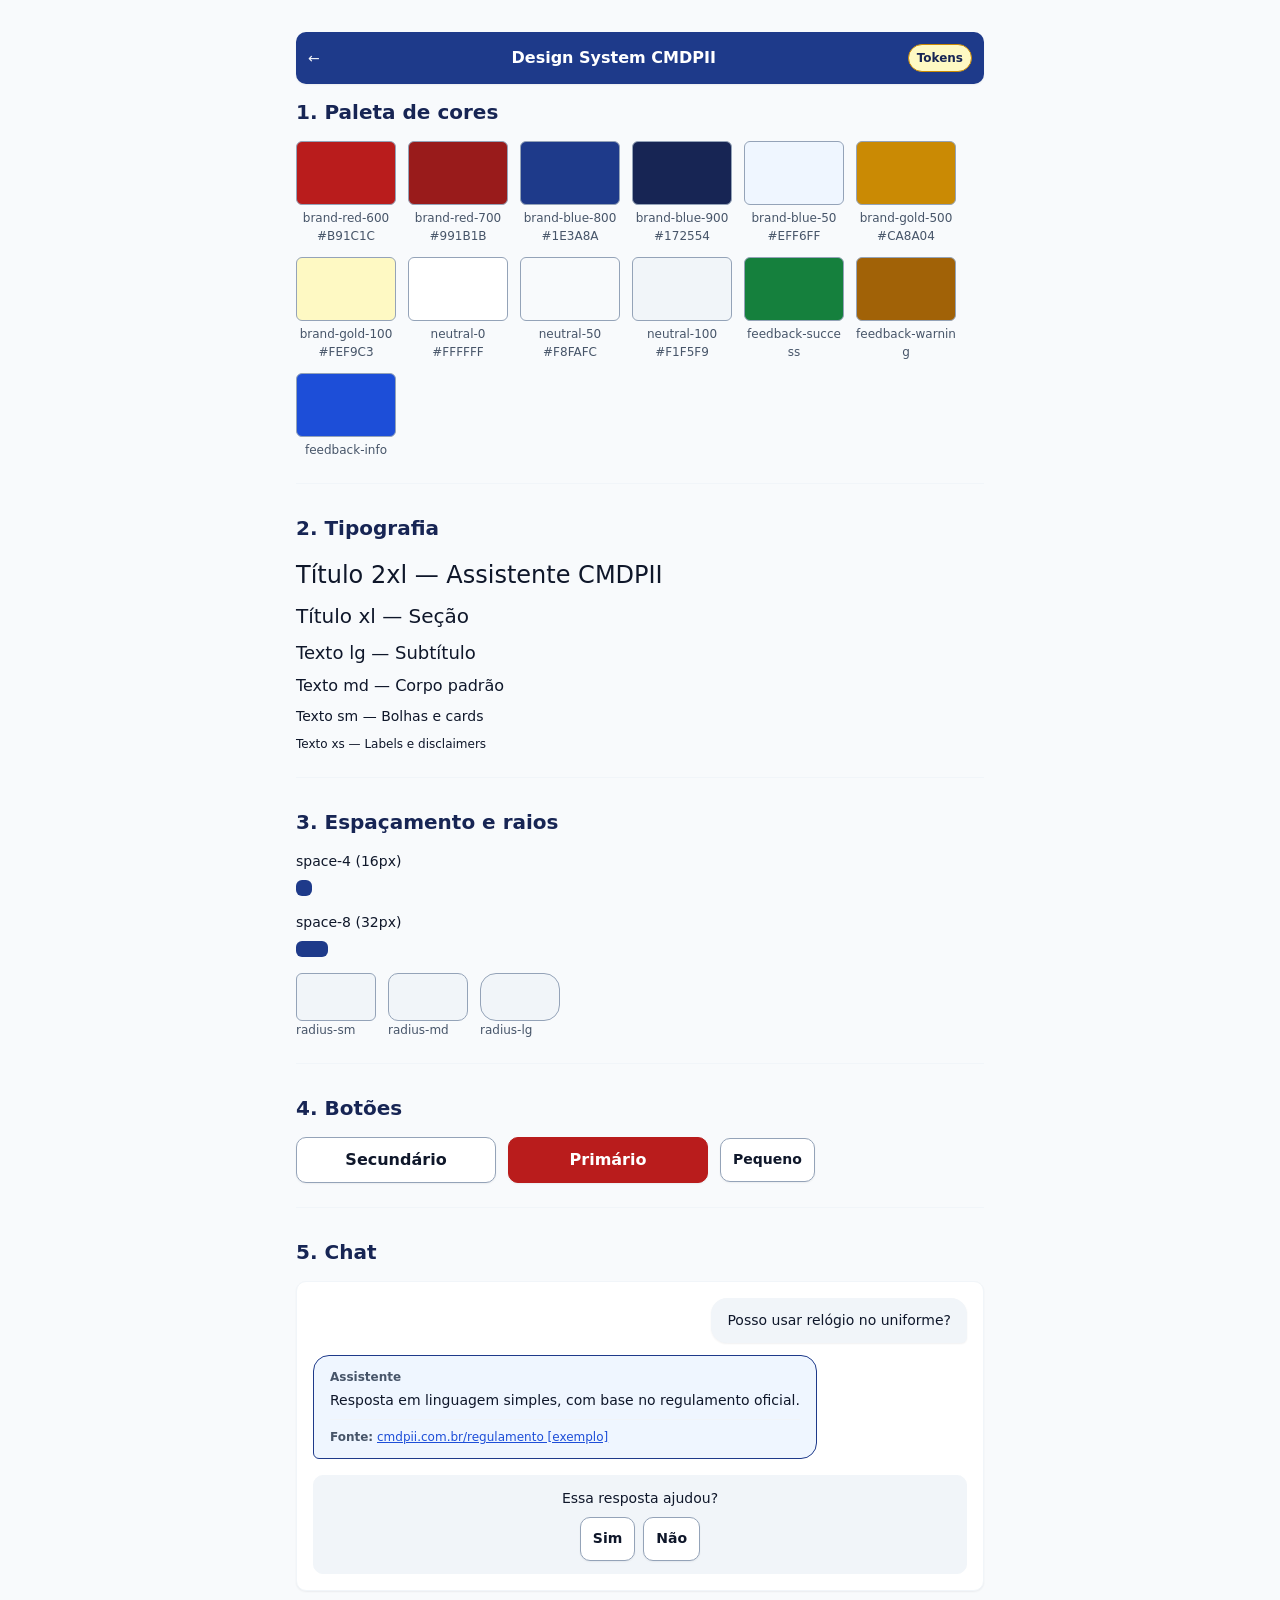
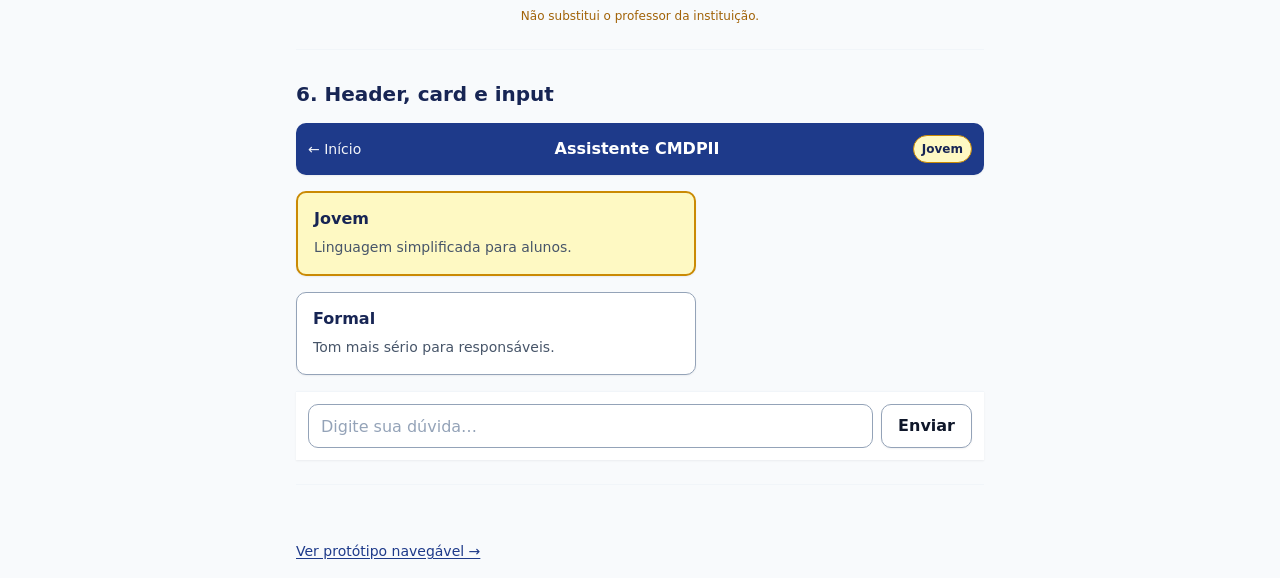
<file: design-system/showcase.html>
<!DOCTYPE html>
<html lang="pt-BR">
<head>
  <meta charset="UTF-8">
  <meta name="viewport" content="width=device-width, initial-scale=1.0">
  <title>Design System — Assistente CMDPII</title>
  <link rel="stylesheet" href="index.css">
</head>
<body>
  <div class="container">
    <header class="header" style="margin-top: var(--space-4);">
      <span class="back-link">←</span>
      <h1>Design System CMDPII</h1>
      <span class="personality">Tokens</span>
    </header>

  <section class="showcase-section">
    <h2>1. Paleta de cores</h2>
    <div class="showcase-grid">
      <div class="swatch">
        <div class="swatch-color" style="background: var(--brand-red-600);"></div>
        <div class="swatch-label">brand-red-600<br>#B91C1C</div>
      </div>
      <div class="swatch">
        <div class="swatch-color" style="background: var(--brand-red-700);"></div>
        <div class="swatch-label">brand-red-700<br>#991B1B</div>
      </div>
      <div class="swatch">
        <div class="swatch-color" style="background: var(--brand-blue-800);"></div>
        <div class="swatch-label">brand-blue-800<br>#1E3A8A</div>
      </div>
      <div class="swatch">
        <div class="swatch-color" style="background: var(--brand-blue-900);"></div>
        <div class="swatch-label">brand-blue-900<br>#172554</div>
      </div>
      <div class="swatch">
        <div class="swatch-color" style="background: var(--brand-blue-50);"></div>
        <div class="swatch-label">brand-blue-50<br>#EFF6FF</div>
      </div>
      <div class="swatch">
        <div class="swatch-color" style="background: var(--brand-gold-500);"></div>
        <div class="swatch-label">brand-gold-500<br>#CA8A04</div>
      </div>
      <div class="swatch">
        <div class="swatch-color" style="background: var(--brand-gold-100);"></div>
        <div class="swatch-label">brand-gold-100<br>#FEF9C3</div>
      </div>
      <div class="swatch">
        <div class="swatch-color" style="background: var(--neutral-0);"></div>
        <div class="swatch-label">neutral-0<br>#FFFFFF</div>
      </div>
      <div class="swatch">
        <div class="swatch-color" style="background: var(--neutral-50);"></div>
        <div class="swatch-label">neutral-50<br>#F8FAFC</div>
      </div>
      <div class="swatch">
        <div class="swatch-color" style="background: var(--neutral-100);"></div>
        <div class="swatch-label">neutral-100<br>#F1F5F9</div>
      </div>
      <div class="swatch">
        <div class="swatch-color" style="background: var(--feedback-success);"></div>
        <div class="swatch-label">feedback-success</div>
      </div>
      <div class="swatch">
        <div class="swatch-color" style="background: var(--feedback-warning);"></div>
        <div class="swatch-label">feedback-warning</div>
      </div>
      <div class="swatch">
        <div class="swatch-color" style="background: var(--feedback-info);"></div>
        <div class="swatch-label">feedback-info</div>
      </div>
    </div>
  </section>

  <section class="showcase-section">
    <h2>2. Tipografia</h2>
    <p class="type-sample-2xl" style="margin-bottom: var(--space-2);">Título 2xl — Assistente CMDPII</p>
    <p class="type-sample-xl" style="margin-bottom: var(--space-2);">Título xl — Seção</p>
    <p class="type-sample-lg" style="margin-bottom: var(--space-2);">Texto lg — Subtítulo</p>
    <p class="type-sample-md" style="margin-bottom: var(--space-2);">Texto md — Corpo padrão</p>
    <p class="type-sample-sm" style="margin-bottom: var(--space-2);">Texto sm — Bolhas e cards</p>
    <p class="type-sample-xs">Texto xs — Labels e disclaimers</p>
  </section>

  <section class="showcase-section">
    <h2>3. Espaçamento e raios</h2>
    <p style="font-size: var(--font-size-sm); margin-bottom: var(--space-2);">space-4 (16px)</p>
    <div class="spacing-block" style="width: var(--space-4); margin-bottom: var(--space-4);"></div>
    <p style="font-size: var(--font-size-sm); margin-bottom: var(--space-2);">space-8 (32px)</p>
    <div class="spacing-block" style="width: var(--space-8); margin-bottom: var(--space-4);"></div>
    <div class="showcase-grid">
      <div>
        <div class="radius-demo" style="border-radius: var(--radius-sm);"></div>
        <p class="swatch-label">radius-sm</p>
      </div>
      <div>
        <div class="radius-demo" style="border-radius: var(--radius-md);"></div>
        <p class="swatch-label">radius-md</p>
      </div>
      <div>
        <div class="radius-demo" style="border-radius: var(--radius-lg);"></div>
        <p class="swatch-label">radius-lg</p>
      </div>
    </div>
  </section>

  <section class="showcase-section">
    <h2>4. Botões</h2>
    <div class="showcase-grid" style="align-items: center;">
      <a href="#" class="btn" onclick="return false;">Secundário</a>
      <a href="#" class="btn btn-primary" onclick="return false;">Primário</a>
      <span class="btn btn-small" onclick="return false;">Pequeno</span>
    </div>
  </section>

  <section class="showcase-section">
    <h2>5. Chat</h2>
    <div class="chat-area">
      <div class="messages">
        <div class="bubble bubble-user">Posso usar relógio no uniforme?</div>
        <div class="bubble bubble-bot">
          <div class="label">Assistente</div>
          <p>Resposta em linguagem simples, com base no regulamento oficial.</p>
          <div class="source-block">
            <strong>Fonte:</strong>
            <a href="#">cmdpii.com.br/regulamento [exemplo]</a>
          </div>
        </div>
      </div>
      <div class="feedback-block">
        <p>Essa resposta ajudou?</p>
        <div class="feedback-buttons">
          <span class="btn btn-small">Sim</span>
          <span class="btn btn-small">Não</span>
        </div>
      </div>
    </div>
    <p class="disclaimer">Não substitui o professor da instituição.</p>
  </section>

  <section class="showcase-section">
    <h2>6. Header, card e input</h2>
    <header class="header">
      <a href="#" class="back-link" onclick="return false;">← Início</a>
      <h1>Assistente CMDPII</h1>
      <a href="#" class="personality" onclick="return false;">Jovem</a>
    </header>
    <div class="cards" style="max-width: 400px; margin-bottom: var(--space-4);">
      <div class="card selected">
        <h3>Jovem</h3>
        <p>Linguagem simplificada para alunos.</p>
      </div>
      <div class="card">
        <h3>Formal</h3>
        <p>Tom mais sério para responsáveis.</p>
      </div>
    </div>
    <div class="input-bar" style="position: relative; box-shadow: var(--shadow-sm);">
      <div class="input-bar-inner">
        <input type="text" placeholder="Digite sua dúvida…" readonly>
        <a href="#" class="btn" onclick="return false;">Enviar</a>
      </div>
    </div>
  </section>

  <p style="margin-top: var(--space-6); font-size: var(--font-size-sm);">
    <a href="../index.html" class="link-secondary">Ver protótipo navegável →</a>
  </p>
  </div>
</body>
</html>
</file>
<file: design-system/index.css>
@import url("tokens/primitives.css");
@import url("tokens/semantic.css");
@import url("tokens/components.css");
@import url("base.css");
@import url("components.css");
</file>
